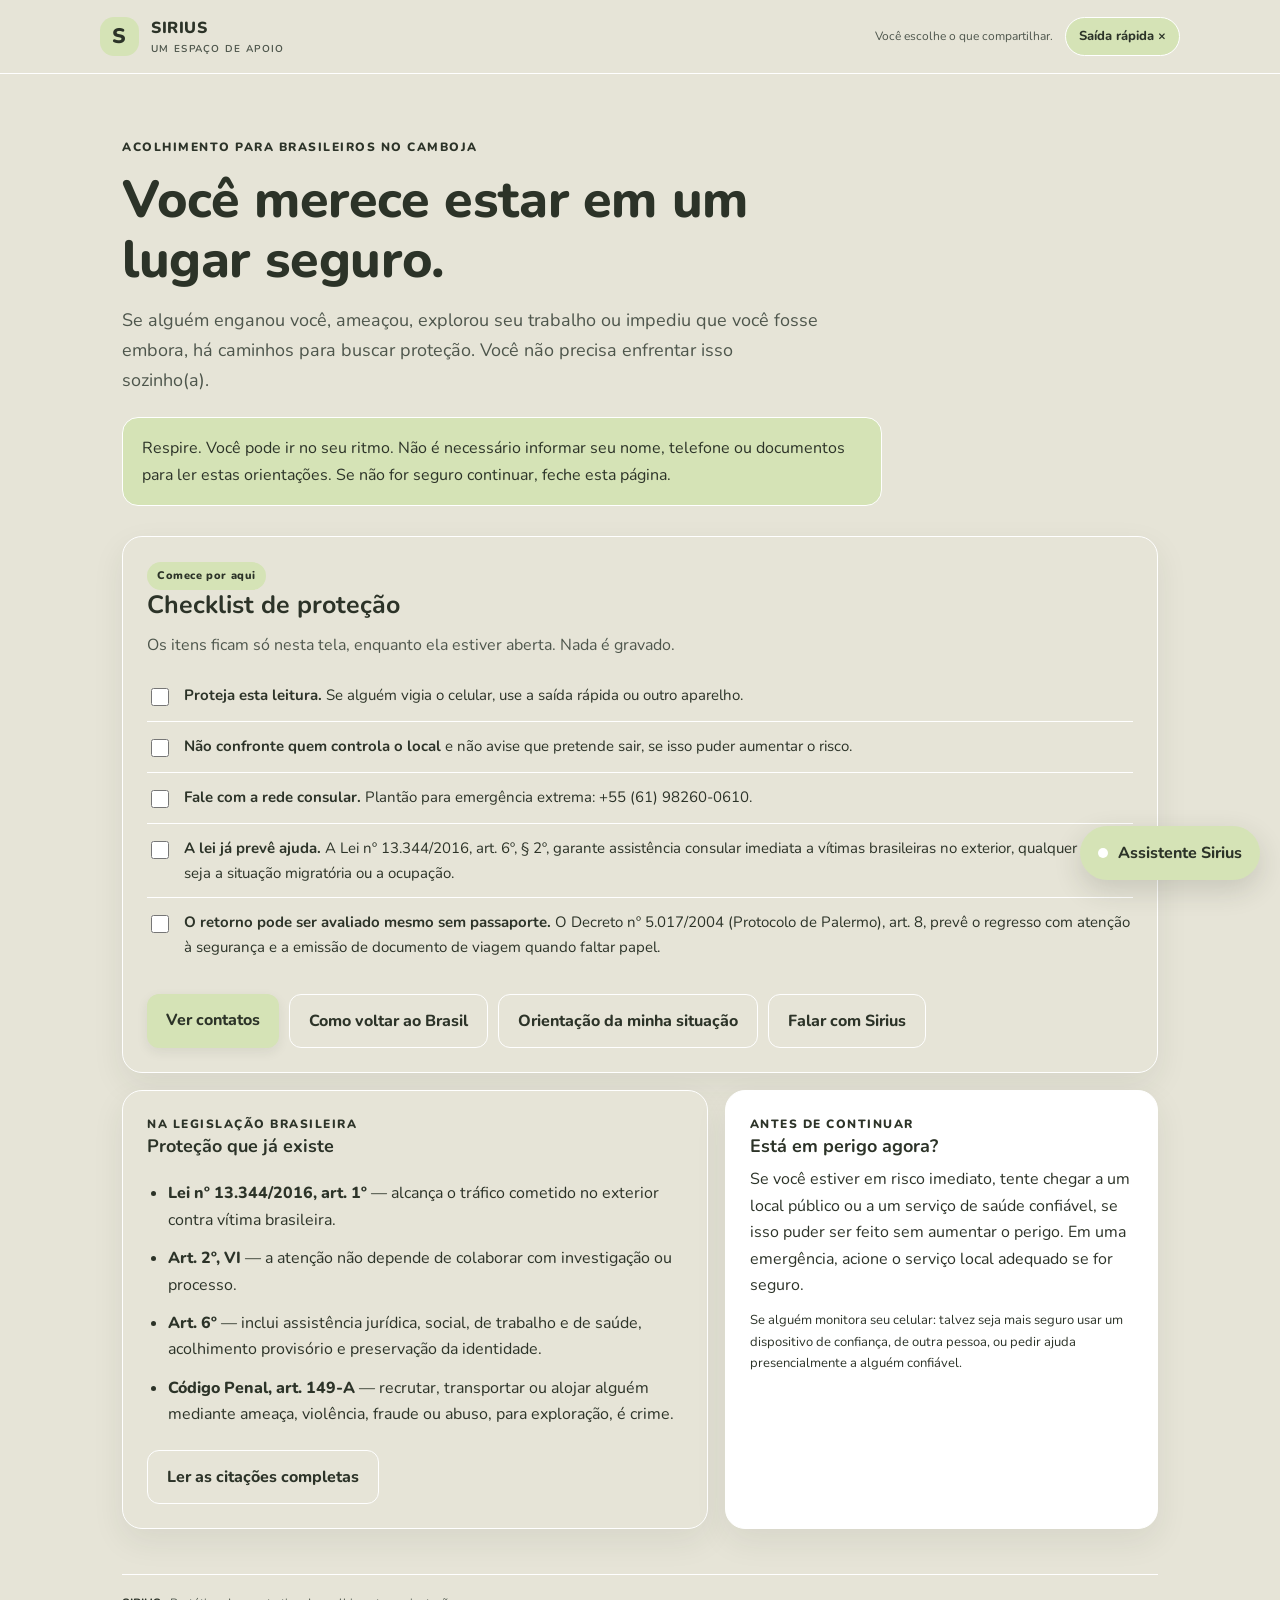
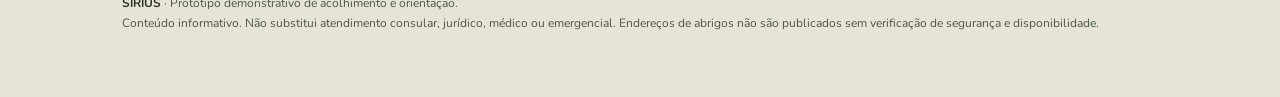
<file: index.html>
<!DOCTYPE html>
<html lang="pt-BR">
<head>
<meta charset="UTF-8" />
<meta name="viewport" content="width=device-width, initial-scale=1" />
<meta name="robots" content="noindex,nofollow" />
<title>Sirius | Um espaço de apoio</title>
<link rel="preconnect" href="https://fonts.googleapis.com">
<link rel="preconnect" href="https://fonts.gstatic.com" crossorigin>
<link href="https://fonts.googleapis.com/css2?family=Nunito:wght@400;600;700;800&display=swap" rel="stylesheet">
<link rel="stylesheet" href="estilos.css" />
</head>
<body>
<header class="topbar">
  <a class="brand" href="index.html">
    <div class="brandmark">S</div>
    <div>SIRIUS <small>UM ESPAÇO DE APOIO</small></div>
  </a>
  <div class="top-actions">
    <span class="privacy-label">Você escolhe o que compartilhar.</span>
    <button class="exit" type="button" onclick="quickExit()">Saída rápida ×</button>
  </div>
</header>

<main class="wrap">
  <div class="hero">
    <div class="kicker">Acolhimento para brasileiros no Camboja</div>
    <h1>Você merece estar em um lugar seguro.</h1>
    <p class="lead">Se alguém enganou você, ameaçou, explorou seu trabalho ou impediu que você fosse embora, há caminhos para buscar proteção. Você não precisa enfrentar isso sozinho(a).</p>
    <div class="soft-note">Respire. Você pode ir no seu ritmo. Não é necessário informar seu nome, telefone ou documentos para ler estas orientações. Se não for seguro continuar, feche esta página.</div>
  </div>

  <div class="card" id="checklist">
    <div class="pill">Comece por aqui</div>
    <h2>Checklist de proteção</h2>
    <p class="muted">Os itens ficam só nesta tela, enquanto ela estiver aberta. Nada é gravado.</p>
    <label class="check"><input type="checkbox" /><span><b>Proteja esta leitura.</b> Se alguém vigia o celular, use a saída rápida ou outro aparelho.</span></label>
    <label class="check"><input type="checkbox" /><span><b>Não confronte quem controla o local</b> e não avise que pretende sair, se isso puder aumentar o risco.</span></label>
    <label class="check"><input type="checkbox" /><span><b>Fale com a rede consular.</b> Plantão para emergência extrema: +55 (61) 98260-0610.</span></label>
    <label class="check"><input type="checkbox" /><span><b>A lei já prevê ajuda.</b> A Lei nº 13.344/2016, art. 6º, § 2º, garante assistência consular imediata a vítimas brasileiras no exterior, qualquer que seja a situação migratória ou a ocupação.</span></label>
    <label class="check"><input type="checkbox" /><span><b>O retorno pode ser avaliado mesmo sem passaporte.</b> O Decreto nº 5.017/2004 (Protocolo de Palermo), art. 8, prevê o regresso com atenção à segurança e a emissão de documento de viagem quando faltar papel.</span></label>
    <div class="btnrow">
      <a class="btn" href="apoio.html">Ver contatos</a>
      <a class="btn secondary" href="retorno.html">Como voltar ao Brasil</a>
      <a class="btn secondary" href="situacao.html">Orientação da minha situação</a>
      <button class="btn secondary" type="button" onclick="openSirius()">Falar com Sirius</button>
    </div>
  </div>

  <div class="grid" style="margin-top:17px">
    <div class="card">
      <div class="kicker">Na legislação brasileira</div>
      <h3>Proteção que já existe</h3>
      <ul class="list">
        <li><cite>Lei nº 13.344/2016, art. 1º</cite> — alcança o tráfico cometido no exterior contra vítima brasileira.</li>
        <li><cite>Art. 2º, VI</cite> — a atenção não depende de colaborar com investigação ou processo.</li>
        <li><cite>Art. 6º</cite> — inclui assistência jurídica, social, de trabalho e de saúde, acolhimento provisório e preservação da identidade.</li>
        <li><cite>Código Penal, art. 149-A</cite> — recrutar, transportar ou alojar alguém mediante ameaça, violência, fraude ou abuso, para exploração, é crime.</li>
      </ul>
      <a class="btn secondary" href="orientacao.html#leis">Ler as citações completas</a>
    </div>
    <div class="card soft-note warm" style="margin:0">
      <div class="kicker">Antes de continuar</div>
      <h3>Está em perigo agora?</h3>
      <p>Se você estiver em risco imediato, tente chegar a um local público ou a um serviço de saúde confiável, se isso puder ser feito sem aumentar o perigo. Em uma emergência, acione o serviço local adequado se for seguro.</p>
      <p class="small">Se alguém monitora seu celular: talvez seja mais seguro usar um dispositivo de confiança, de outra pessoa, ou pedir ajuda presencialmente a alguém confiável.</p>
    </div>
  </div>

  <footer class="footer">
    <strong>SIRIUS</strong> · Protótipo demonstrativo de acolhimento e orientação.<br>
    Conteúdo informativo. Não substitui atendimento consular, jurídico, médico ou emergencial. Endereços de abrigos não são publicados sem verificação de segurança e disponibilidade.
  </footer>
</main>
<script src="app.js"></script>
<script src="chatbot.js"></script>
</body>
</html>
</file>
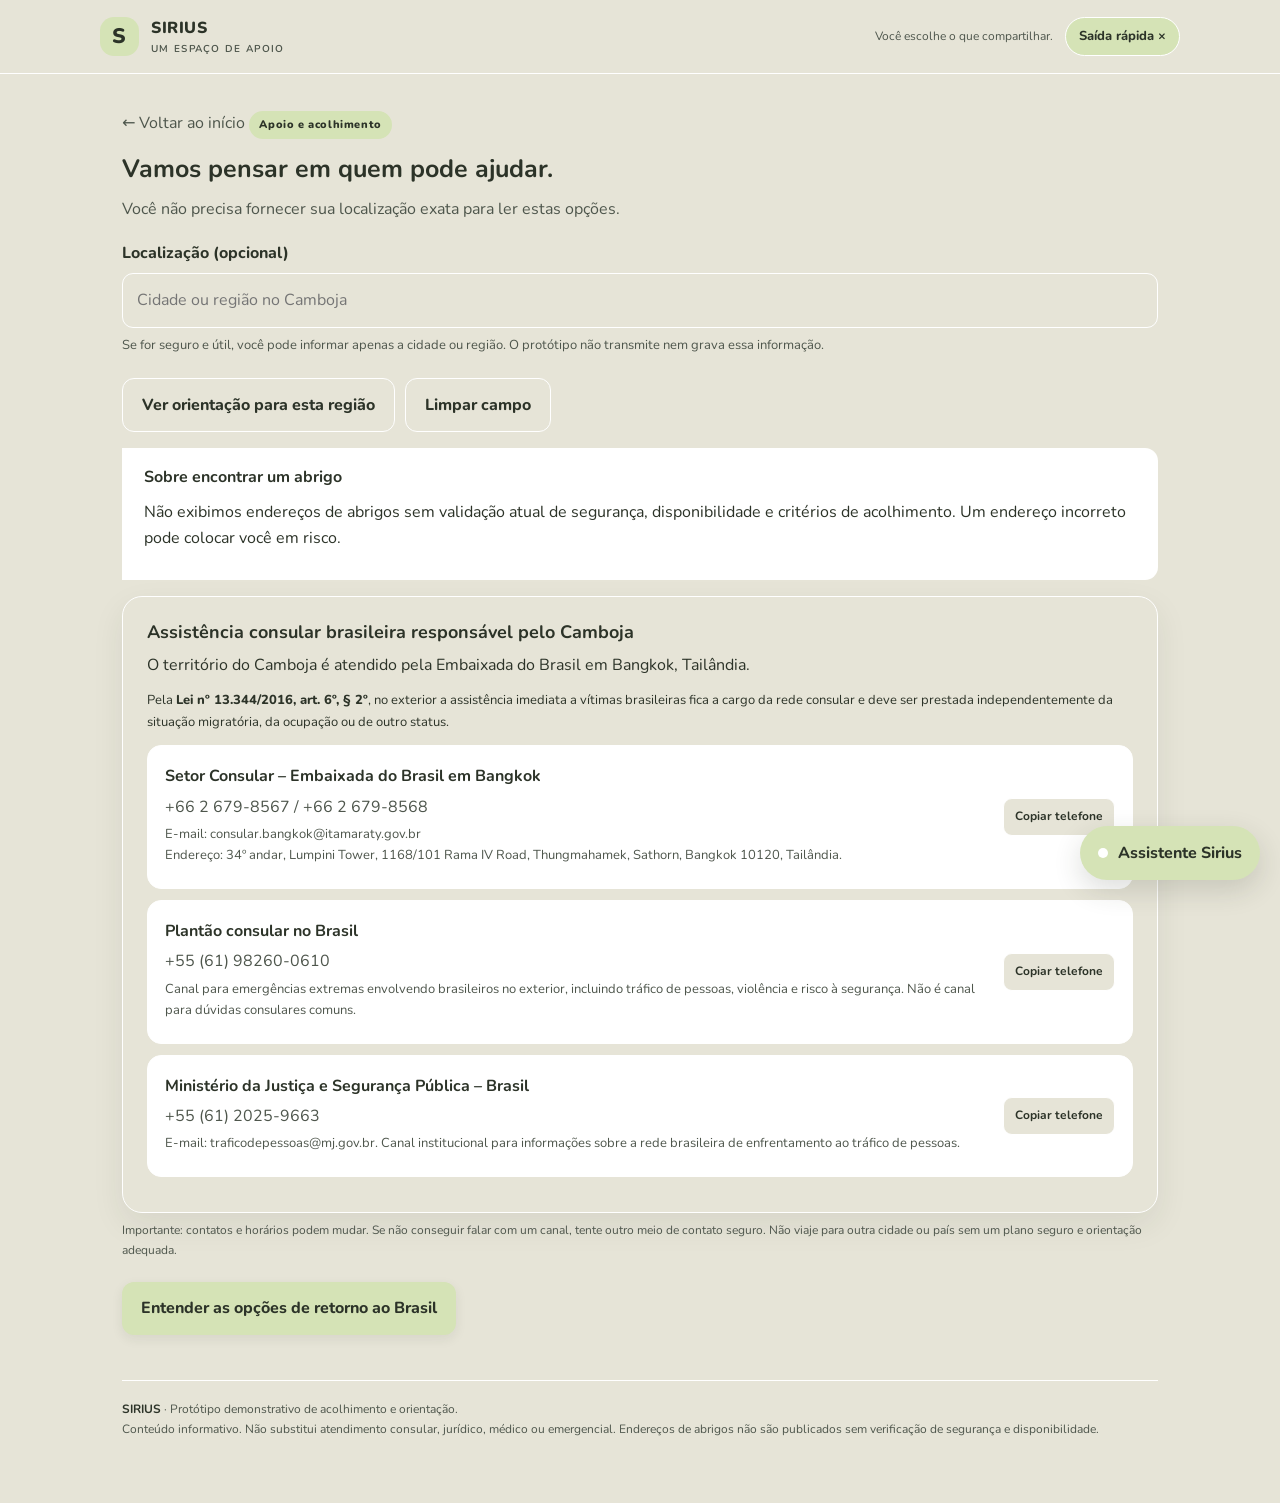
<file: apoio.html>
<!DOCTYPE html>
<html lang="pt-BR">
<head>
<meta charset="UTF-8" />
<meta name="viewport" content="width=device-width, initial-scale=1" />
<meta name="robots" content="noindex,nofollow" />
<title>Sirius | Apoio e contatos</title>
<link rel="preconnect" href="https://fonts.googleapis.com">
<link rel="preconnect" href="https://fonts.gstatic.com" crossorigin>
<link href="https://fonts.googleapis.com/css2?family=Nunito:wght@400;600;700;800&display=swap" rel="stylesheet">
<link rel="stylesheet" href="estilos.css" />
</head>
<body>
<header class="topbar">
  <a class="brand" href="index.html">
    <div class="brandmark">S</div>
    <div>SIRIUS <small>UM ESPAÇO DE APOIO</small></div>
  </a>
  <div class="top-actions">
    <span class="privacy-label">Você escolhe o que compartilhar.</span>
    <button class="exit" type="button" onclick="quickExit()">Saída rápida ×</button>
  </div>
</header>

<main class="wrap">
  <a class="back" href="index.html">← Voltar ao início</a>
  <div class="pill">Apoio e acolhimento</div>
  <h2>Vamos pensar em quem pode ajudar.</h2>
  <p class="muted">Você não precisa fornecer sua localização exata para ler estas opções.</p>

  <div class="field">
    <label for="city">Localização (opcional)</label>
    <input id="city" type="text" placeholder="Cidade ou região no Camboja" autocomplete="off" />
    <div class="hint">Se for seguro e útil, você pode informar apenas a cidade ou região. O protótipo não transmite nem grava essa informação.</div>
  </div>
  <div class="btnrow">
    <button class="btn secondary" type="button" onclick="showLocationInfo()">Ver orientação para esta região</button>
    <button class="btn secondary" type="button" onclick="document.getElementById('city').value='';document.getElementById('locationInfo').classList.add('hidden')">Limpar campo</button>
  </div>
  <div id="locationInfo" class="result hidden"></div>

  <div class="callout warm">
    <b>Sobre encontrar um abrigo</b>
    <p>Não exibimos endereços de abrigos sem validação atual de segurança, disponibilidade e critérios de acolhimento. Um endereço incorreto pode colocar você em risco.</p>
  </div>

  <div class="card">
    <h3>Assistência consular brasileira responsável pelo Camboja</h3>
    <p>O território do Camboja é atendido pela Embaixada do Brasil em Bangkok, Tailândia.</p>
    <p class="small">Pela <cite>Lei nº 13.344/2016, art. 6º, § 2º</cite>, no exterior a assistência imediata a vítimas brasileiras fica a cargo da rede consular e deve ser prestada independentemente da situação migratória, da ocupação ou de outro status.</p>
    <div class="result contact">
      <div>
        <strong>Setor Consular – Embaixada do Brasil em Bangkok</strong>
        <p>+66 2 679-8567 / +66 2 679-8568</p>
        <p class="small">E-mail: consular.bangkok@itamaraty.gov.br<br>Endereço: 34º andar, Lumpini Tower, 1168/101 Rama IV Road, Thungmahamek, Sathorn, Bangkok 10120, Tailândia.</p>
      </div>
      <button class="copy" type="button" onclick="copyText('+66 2 679-8567')">Copiar telefone</button>
    </div>
    <div class="result contact">
      <div>
        <strong>Plantão consular no Brasil</strong>
        <p>+55 (61) 98260-0610</p>
        <p class="small">Canal para emergências extremas envolvendo brasileiros no exterior, incluindo tráfico de pessoas, violência e risco à segurança. Não é canal para dúvidas consulares comuns.</p>
      </div>
      <button class="copy" type="button" onclick="copyText('+55 61 98260-0610')">Copiar telefone</button>
    </div>
    <div class="result contact">
      <div>
        <strong>Ministério da Justiça e Segurança Pública – Brasil</strong>
        <p>+55 (61) 2025-9663</p>
        <p class="small">E-mail: traficodepessoas@mj.gov.br. Canal institucional para informações sobre a rede brasileira de enfrentamento ao tráfico de pessoas.</p>
      </div>
      <button class="copy" type="button" onclick="copyText('+55 61 2025-9663')">Copiar telefone</button>
    </div>
  </div>
  <p class="disclaimer">Importante: contatos e horários podem mudar. Se não conseguir falar com um canal, tente outro meio de contato seguro. Não viaje para outra cidade ou país sem um plano seguro e orientação adequada.</p>
  <div class="btnrow">
    <a class="btn" href="retorno.html">Entender as opções de retorno ao Brasil</a>
  </div>

  <footer class="footer">
    <strong>SIRIUS</strong> · Protótipo demonstrativo de acolhimento e orientação.<br>
    Conteúdo informativo. Não substitui atendimento consular, jurídico, médico ou emergencial. Endereços de abrigos não são publicados sem verificação de segurança e disponibilidade.
  </footer>
</main>
<script src="app.js"></script>
<script src="chatbot.js"></script>
</body>
</html>
</file>
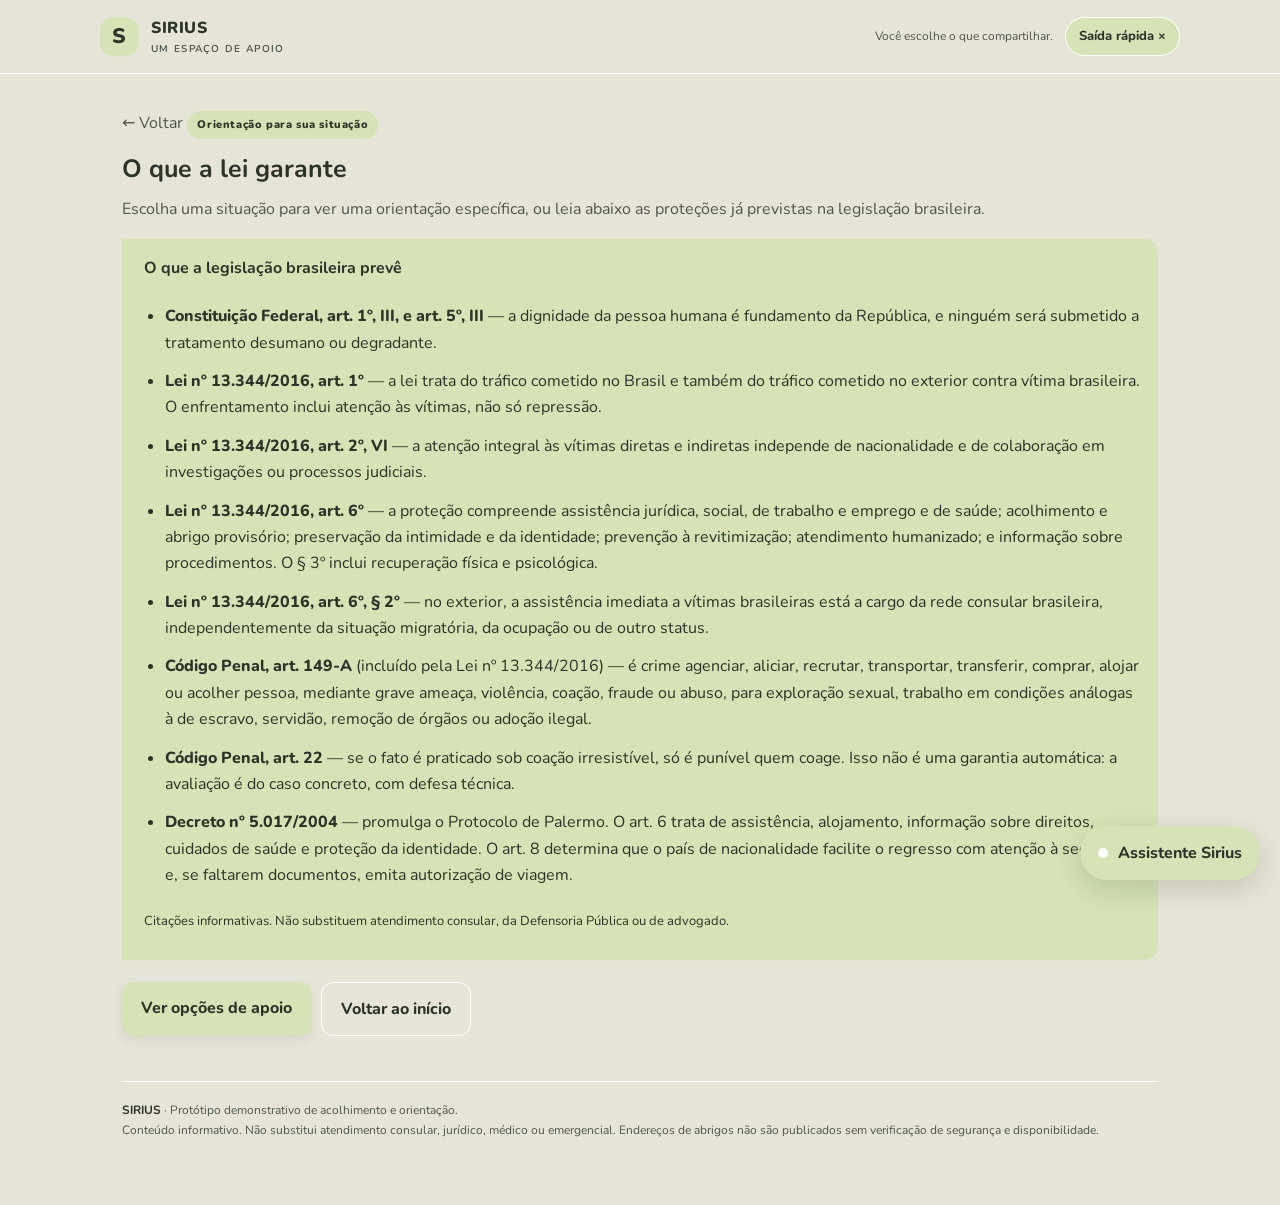
<file: orientacao.html>
<!DOCTYPE html>
<html lang="pt-BR">
<head>
<meta charset="UTF-8" />
<meta name="viewport" content="width=device-width, initial-scale=1" />
<meta name="robots" content="noindex,nofollow" />
<title>Sirius | Orientação</title>
<link rel="preconnect" href="https://fonts.googleapis.com">
<link rel="preconnect" href="https://fonts.gstatic.com" crossorigin>
<link href="https://fonts.googleapis.com/css2?family=Nunito:wght@400;600;700;800&display=swap" rel="stylesheet">
<link rel="stylesheet" href="estilos.css" />
</head>
<body>
<header class="topbar">
  <a class="brand" href="index.html">
    <div class="brandmark">S</div>
    <div>SIRIUS <small>UM ESPAÇO DE APOIO</small></div>
  </a>
  <div class="top-actions">
    <span class="privacy-label">Você escolhe o que compartilhar.</span>
    <button class="exit" type="button" onclick="quickExit()">Saída rápida ×</button>
  </div>
</header>

<main class="wrap">
  <a class="back" href="situacao.html">← Voltar</a>
  <div class="pill">Orientação para sua situação</div>
  <h2 id="guidanceTitle">Próximos passos</h2>
  <div id="guidanceBody"></div>
  <p id="returnIntro" class="muted"></p>
  <div id="leis" data-laws></div>
  <div class="btnrow">
    <a class="btn" href="apoio.html">Ver opções de apoio</a>
    <a class="btn secondary" href="index.html">Voltar ao início</a>
  </div>

  <footer class="footer">
    <strong>SIRIUS</strong> · Protótipo demonstrativo de acolhimento e orientação.<br>
    Conteúdo informativo. Não substitui atendimento consular, jurídico, médico ou emergencial. Endereços de abrigos não são publicados sem verificação de segurança e disponibilidade.
  </footer>
</main>
<script src="app.js"></script>
<script>
const guidance={
  scam:{title:'Vamos priorizar um contato seguro e especializado',intro:'A orientação é priorizar proteção e acolhimento especializado. Só depois, com apoio, avaliar os próximos passos para um possível retorno.',html:`
    <div class="callout">Se você foi forçado(a) a trabalhar em golpes virtuais: ameaças, fraude, dívida imposta, retenção de documentos e impedimento de sair podem ser sinais de exploração e tráfico de pessoas. Você merece proteção, independentemente do que foi obrigado(a) a fazer.</div>
    <p>Se puder, faça contato discreto com a assistência consular brasileira ou com uma organização especializada em proteção de vítimas. Peça orientação para chegar a um local de acolhimento seguro antes de tentar sair ou se deslocar, se isso reduzir o risco. Evite confrontar os responsáveis, avisar sobre seus planos ou retornar sozinho(a) ao local de exploração. Explique se seu telefone é monitorado, se há vigilância ou se você teme retaliação.</p>
    <div class="callout warm">Neste cenário, o primeiro passo sugerido é buscar proteção especializada e acolhimento, não abordar diretamente a polícia se isso puder aumentar o perigo. A decisão sobre envolver autoridades locais deve ser avaliada com profissionais de proteção e considerando o risco individual.</div>
    <p>O <cite>Código Penal, art. 149-A</cite>, descreve recrutar ou alojar alguém mediante ameaça, fraude ou abuso para exploração como tráfico de pessoas. Se você foi obrigado(a) a praticar um crime, o <cite>art. 22</cite> trata da coação irresistível: só responde quem coage, quando a coação é irresistível. Um defensor avalia o caso.</p>`},
  abuse:{title:'Sua saúde e sua segurança vêm primeiro',intro:'A orientação é cuidar primeiro da sua integridade e buscar atendimento seguro. O contato consular pode ajudar a organizar proteção e avaliar o retorno.',html:`
    <div class="callout alert">Se sofreu violência física ou sexual, está ferido(a) ou corre risco imediato: procure atendimento médico ou um serviço de emergência local, se puder fazê-lo com segurança.</div>
    <p>Se for seguro, procure um serviço de saúde ou autoridades locais para proteção imediata e registro da violência. Se houver perigo imediato, tente chegar a um local público seguro e peça ajuda emergencial. Entre em contato com a assistência consular brasileira e informe que sofreu violência ou abuso no Camboja. Peça apoio especializado para acolhimento, atendimento médico, orientação jurídica e avaliação de risco.</p>
    <div class="callout warm">A orientação de procurar autoridades locais depende da segurança concreta do caso. Se houver risco de envolvimento dos agressores ou retaliação, peça apoio consular ou especializado para planejar o contato.</div>
    <p>A <cite>Lei nº 13.344/2016, art. 6º, I e § 3º</cite>, inclui assistência jurídica, social e de saúde, com recuperação física e psicológica.</p>`},
  confined:{title:'Não se coloque em mais perigo para pedir ajuda',intro:'As opções de retorno devem ser avaliadas junto com sua segurança, necessidades imediatas e situação documental.',html:`
    <div class="callout alert">Se você está sob vigilância ou impedido(a) de sair: evite confrontar quem controla o local ou anunciar que pretende fugir se isso puder provocar violência.</div>
    <p>Se possível, use um dispositivo que não seja monitorado ou peça ajuda presencialmente a alguém de confiança. Procure contato discreto com a assistência consular brasileira ou com uma organização de proteção. Informe se seus documentos foram retidos, se há ameaças e se você consegue conversar sem ser observado(a). Peça ajuda para construir um plano individual de saída e acolhimento seguro.</p>
    <p>Se houver risco imediato à vida, busque ajuda emergencial quando isso puder ser feito sem aumentar o perigo.</p>
    <p>Pela <cite>Lei nº 13.344/2016, art. 6º, § 2º</cite>, no exterior a assistência imediata a vítimas brasileiras fica a cargo da rede consular, independentemente da situação migratória ou da ocupação.</p>`},
  escaped:{title:'Você conseguiu sair. Agora vamos buscar apoio',intro:'As opções de retorno devem ser avaliadas junto com sua segurança, necessidades imediatas e situação documental.',html:`
    <div class="callout">Você não precisa resolver tudo de uma vez. Se já saiu do local, tente permanecer em um ambiente seguro e evite compartilhar seu endereço com pessoas que possam representar risco.</div>
    <p>Peça encaminhamento para acolhimento especializado e avaliação de segurança. Contate a assistência consular brasileira e informe que saiu de uma possível situação de tráfico ou exploração. Solicite orientação sobre atendimento médico, apoio psicossocial, documentos e possibilidade de retorno ao Brasil.</p>
    <p>A <cite>Lei nº 13.344/2016, art. 6º, II</cite>, prevê acolhimento e abrigo provisório entre as medidas de proteção.</p>`},
  other:{title:'Você pode pedir ajuda mesmo sem ter certeza',intro:'As opções de retorno devem ser avaliadas junto com sua segurança, necessidades imediatas e situação documental.',html:`
    <div class="callout">Não é necessário saber o nome jurídico do que aconteceu. Promessas falsas de trabalho, ameaças, retenção de documentos, dívidas impostas, vigilância e restrição de liberdade são situações que merecem avaliação especializada.</div>
    <p>Procure a assistência consular brasileira ou uma organização especializada em proteção. Compartilhe apenas o que se sentir seguro(a) para contar. Peça avaliação de risco e opções de acolhimento antes de tomar decisões que possam expor você.</p>
    <p>A <cite>Lei nº 13.344/2016, art. 2º, VI</cite>, afirma que a atenção à vítima não depende de colaborar com investigação ou processo judicial.</p>`}
};
const tipo=new URLSearchParams(location.search).get('tipo');
const g=guidance[tipo];
if(g){
  document.getElementById('guidanceTitle').textContent=g.title;
  document.getElementById('guidanceBody').innerHTML=g.html;
  document.getElementById('returnIntro').textContent=g.intro;
}else{
  document.getElementById('guidanceTitle').textContent='O que a lei garante';
  document.getElementById('guidanceBody').innerHTML='<p class="muted">Escolha uma situação para ver uma orientação específica, ou leia abaixo as proteções já previstas na legislação brasileira.</p>';
}
</script>
<script src="chatbot.js"></script>
</body>
</html>
</file>
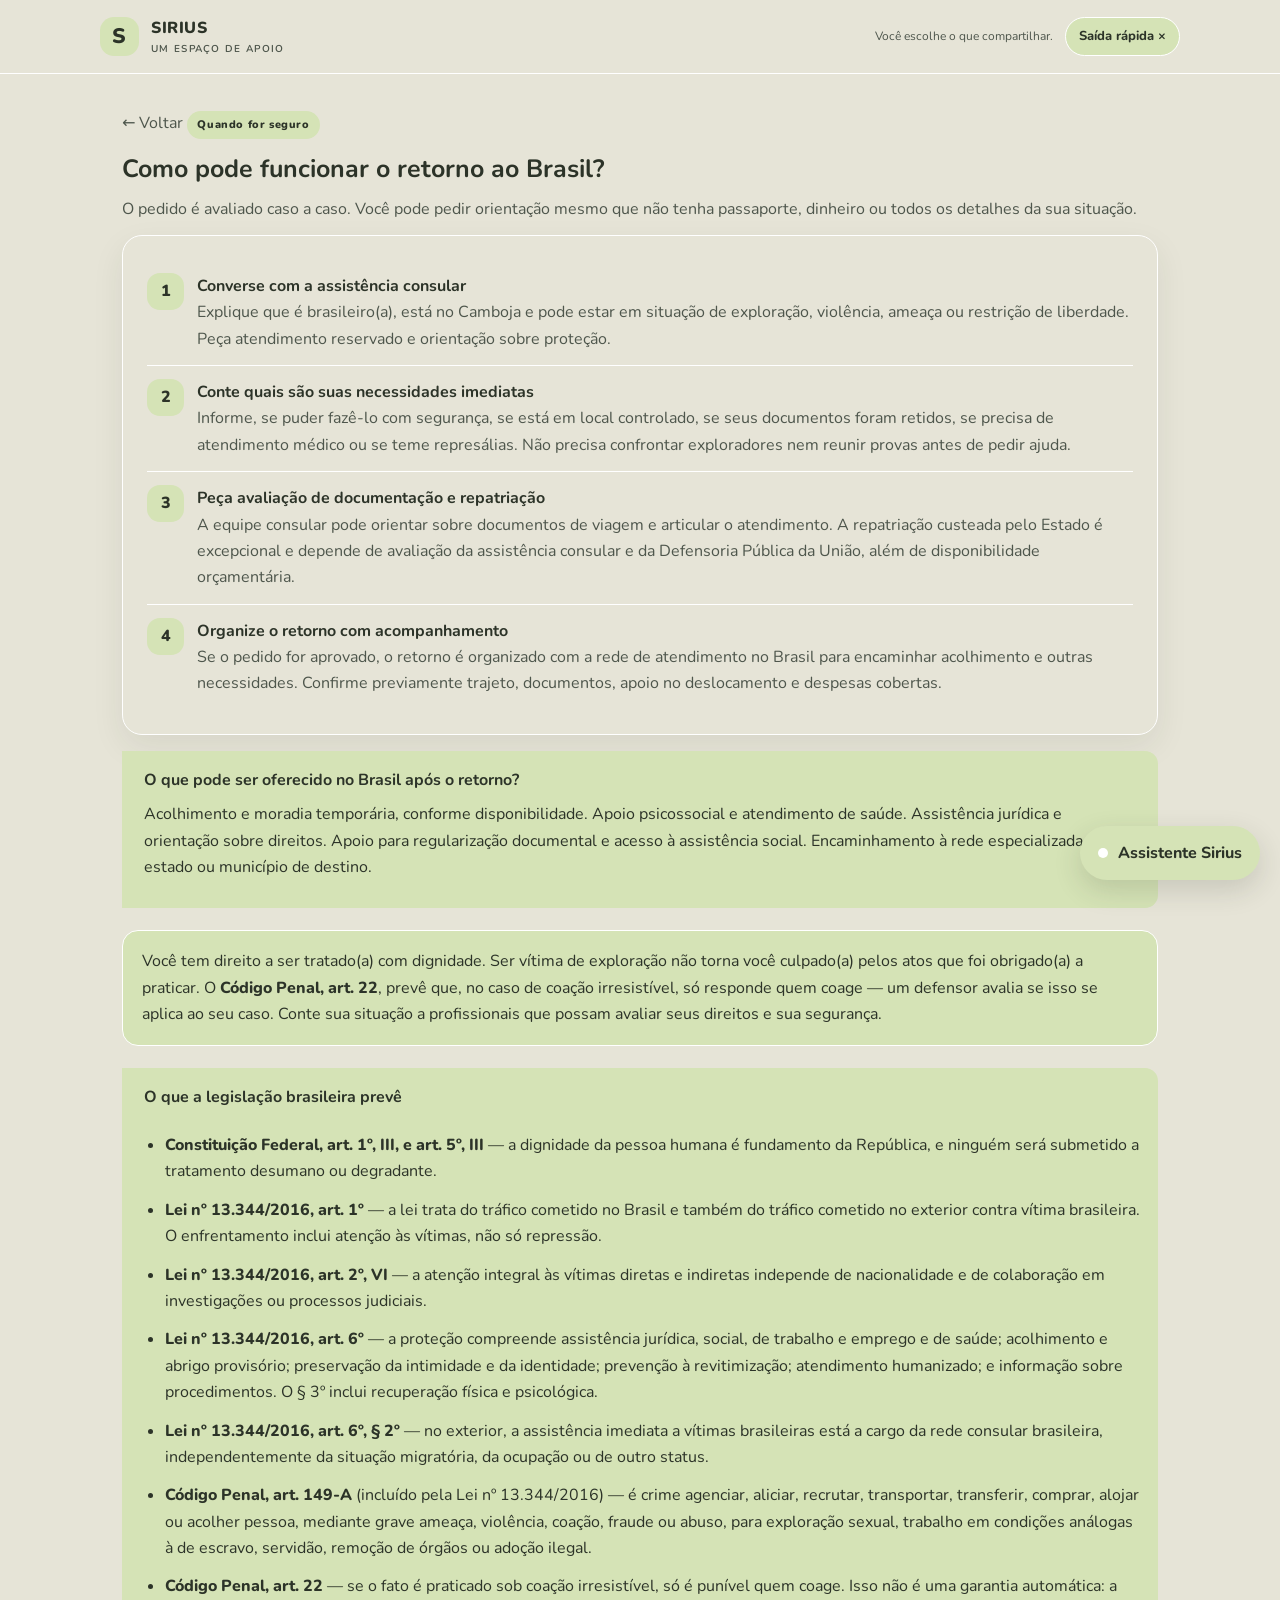
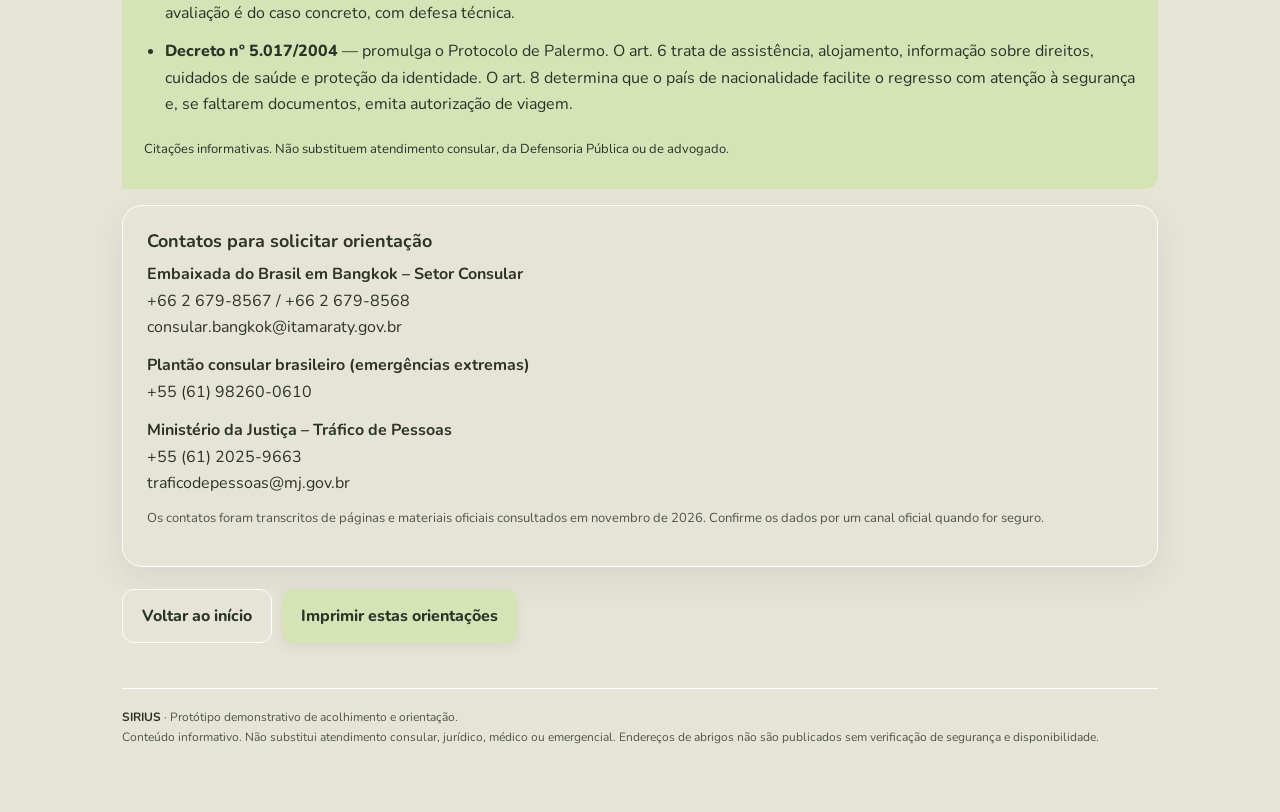
<file: retorno.html>
<!DOCTYPE html>
<html lang="pt-BR">
<head>
<meta charset="UTF-8" />
<meta name="viewport" content="width=device-width, initial-scale=1" />
<meta name="robots" content="noindex,nofollow" />
<title>Sirius | Retorno ao Brasil</title>
<link rel="preconnect" href="https://fonts.googleapis.com">
<link rel="preconnect" href="https://fonts.gstatic.com" crossorigin>
<link href="https://fonts.googleapis.com/css2?family=Nunito:wght@400;600;700;800&display=swap" rel="stylesheet">
<link rel="stylesheet" href="estilos.css" />
</head>
<body>
<header class="topbar">
  <a class="brand" href="index.html">
    <div class="brandmark">S</div>
    <div>SIRIUS <small>UM ESPAÇO DE APOIO</small></div>
  </a>
  <div class="top-actions">
    <span class="privacy-label">Você escolhe o que compartilhar.</span>
    <button class="exit" type="button" onclick="quickExit()">Saída rápida ×</button>
  </div>
</header>

<main class="wrap">
  <a class="back" href="apoio.html">← Voltar</a>
  <div class="pill">Quando for seguro</div>
  <h2>Como pode funcionar o retorno ao Brasil?</h2>
  <p class="muted">O pedido é avaliado caso a caso. Você pode pedir orientação mesmo que não tenha passaporte, dinheiro ou todos os detalhes da sua situação.</p>

  <div class="card">
    <div class="feature"><div class="icon">1</div><div><b>Converse com a assistência consular</b><br><span class="muted">Explique que é brasileiro(a), está no Camboja e pode estar em situação de exploração, violência, ameaça ou restrição de liberdade. Peça atendimento reservado e orientação sobre proteção.</span></div></div>
    <div class="feature"><div class="icon">2</div><div><b>Conte quais são suas necessidades imediatas</b><br><span class="muted">Informe, se puder fazê-lo com segurança, se está em local controlado, se seus documentos foram retidos, se precisa de atendimento médico ou se teme represálias. Não precisa confrontar exploradores nem reunir provas antes de pedir ajuda.</span></div></div>
    <div class="feature"><div class="icon">3</div><div><b>Peça avaliação de documentação e repatriação</b><br><span class="muted">A equipe consular pode orientar sobre documentos de viagem e articular o atendimento. A repatriação custeada pelo Estado é excepcional e depende de avaliação da assistência consular e da Defensoria Pública da União, além de disponibilidade orçamentária.</span></div></div>
    <div class="feature"><div class="icon">4</div><div><b>Organize o retorno com acompanhamento</b><br><span class="muted">Se o pedido for aprovado, o retorno é organizado com a rede de atendimento no Brasil para encaminhar acolhimento e outras necessidades. Confirme previamente trajeto, documentos, apoio no deslocamento e despesas cobertas.</span></div></div>
  </div>

  <div class="callout">
    <b>O que pode ser oferecido no Brasil após o retorno?</b>
    <p>Acolhimento e moradia temporária, conforme disponibilidade. Apoio psicossocial e atendimento de saúde. Assistência jurídica e orientação sobre direitos. Apoio para regularização documental e acesso à assistência social. Encaminhamento à rede especializada no estado ou município de destino.</p>
  </div>

  <div class="soft-note">Você tem direito a ser tratado(a) com dignidade. Ser vítima de exploração não torna você culpado(a) pelos atos que foi obrigado(a) a praticar. O <cite>Código Penal, art. 22</cite>, prevê que, no caso de coação irresistível, só responde quem coage — um defensor avalia se isso se aplica ao seu caso. Conte sua situação a profissionais que possam avaliar seus direitos e sua segurança.</div>

  <div data-laws></div>

  <div class="card">
    <h3>Contatos para solicitar orientação</h3>
    <p><b>Embaixada do Brasil em Bangkok – Setor Consular</b><br>+66 2 679-8567 / +66 2 679-8568<br>consular.bangkok@itamaraty.gov.br</p>
    <p><b>Plantão consular brasileiro (emergências extremas)</b><br>+55 (61) 98260-0610</p>
    <p><b>Ministério da Justiça – Tráfico de Pessoas</b><br>+55 (61) 2025-9663<br>traficodepessoas@mj.gov.br</p>
    <p class="small muted">Os contatos foram transcritos de páginas e materiais oficiais consultados em novembro de 2026. Confirme os dados por um canal oficial quando for seguro.</p>
  </div>

  <div class="btnrow">
    <a class="btn secondary" href="index.html">Voltar ao início</a>
    <button class="btn" type="button" onclick="window.print()">Imprimir estas orientações</button>
  </div>

  <footer class="footer">
    <strong>SIRIUS</strong> · Protótipo demonstrativo de acolhimento e orientação.<br>
    Conteúdo informativo. Não substitui atendimento consular, jurídico, médico ou emergencial. Endereços de abrigos não são publicados sem verificação de segurança e disponibilidade.
  </footer>
</main>
<script src="app.js"></script>
<script src="chatbot.js"></script>
</body>
</html>
</file>
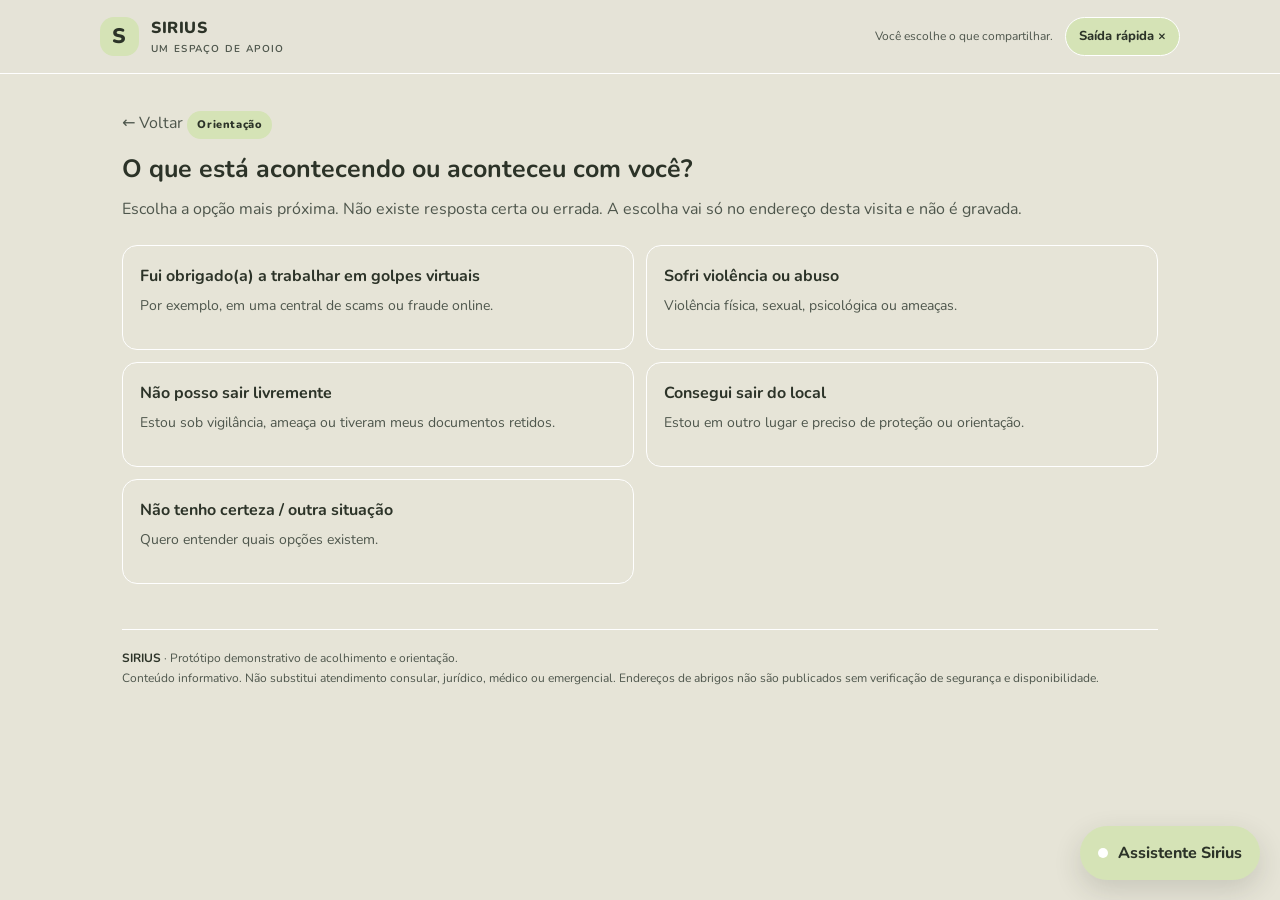
<file: situacao.html>
<!DOCTYPE html>
<html lang="pt-BR">
<head>
<meta charset="UTF-8" />
<meta name="viewport" content="width=device-width, initial-scale=1" />
<meta name="robots" content="noindex,nofollow" />
<title>Sirius | Sua situação</title>
<link rel="preconnect" href="https://fonts.googleapis.com">
<link rel="preconnect" href="https://fonts.gstatic.com" crossorigin>
<link href="https://fonts.googleapis.com/css2?family=Nunito:wght@400;600;700;800&display=swap" rel="stylesheet">
<link rel="stylesheet" href="estilos.css" />
</head>
<body>
<header class="topbar">
  <a class="brand" href="index.html">
    <div class="brandmark">S</div>
    <div>SIRIUS <small>UM ESPAÇO DE APOIO</small></div>
  </a>
  <div class="top-actions">
    <span class="privacy-label">Você escolhe o que compartilhar.</span>
    <button class="exit" type="button" onclick="quickExit()">Saída rápida ×</button>
  </div>
</header>

<main class="wrap">
  <a class="back" href="index.html">← Voltar</a>
  <div class="pill">Orientação</div>
  <h2>O que está acontecendo ou aconteceu com você?</h2>
  <p class="muted">Escolha a opção mais próxima. Não existe resposta certa ou errada. A escolha vai só no endereço desta visita e não é gravada.</p>
  <div class="choices">
    <a class="choice" href="orientacao.html?tipo=scam"><b>Fui obrigado(a) a trabalhar em golpes virtuais</b><span>Por exemplo, em uma central de scams ou fraude online.</span></a>
    <a class="choice" href="orientacao.html?tipo=abuse"><b>Sofri violência ou abuso</b><span>Violência física, sexual, psicológica ou ameaças.</span></a>
    <a class="choice" href="orientacao.html?tipo=confined"><b>Não posso sair livremente</b><span>Estou sob vigilância, ameaça ou tiveram meus documentos retidos.</span></a>
    <a class="choice" href="orientacao.html?tipo=escaped"><b>Consegui sair do local</b><span>Estou em outro lugar e preciso de proteção ou orientação.</span></a>
    <a class="choice" href="orientacao.html?tipo=other"><b>Não tenho certeza / outra situação</b><span>Quero entender quais opções existem.</span></a>
  </div>

  <footer class="footer">
    <strong>SIRIUS</strong> · Protótipo demonstrativo de acolhimento e orientação.<br>
    Conteúdo informativo. Não substitui atendimento consular, jurídico, médico ou emergencial. Endereços de abrigos não são publicados sem verificação de segurança e disponibilidade.
  </footer>
</main>
<script src="app.js"></script>
<script src="chatbot.js"></script>
</body>
</html>
</file>
<file: estilos.css>
:root{
  --bg:#E6E4D7;--surface:#E6E4D7;--surface2:#FFFFFF;--sage:#D5E3B6;
  --ink:#2C3328;--muted:#4E564C;--line:#FFFFFF;--white:#E6E4D7;
  --shadow:0 12px 32px rgba(44,51,40,.08)
}
*{box-sizing:border-box}
html{scroll-behavior:smooth}
body{margin:0;background:var(--bg);color:var(--ink);font:16px/1.65 Nunito,ui-sans-serif,system-ui,-apple-system,"Segoe UI",sans-serif}
button,input,select{font:inherit}
button{cursor:pointer}
a{color:var(--ink);text-decoration-thickness:1px;text-underline-offset:3px}
.topbar{height:74px;display:flex;align-items:center;justify-content:space-between;padding:0 max(20px,calc((100% - 1080px)/2));border-bottom:1px solid var(--line);background:rgba(230,228,215,.94);position:sticky;top:0;z-index:40}
.brand{display:flex;align-items:center;gap:12px;font-weight:850;letter-spacing:.5px;color:var(--ink);text-decoration:none}
.brandmark{height:39px;width:39px;border-radius:14px;background:var(--sage);color:var(--ink);display:grid;place-items:center;font-size:21px}
.brand small{display:block;font-size:10px;font-weight:650;letter-spacing:1.3px;color:var(--muted)}
.top-actions{display:flex;align-items:center;gap:12px}
.privacy-label{font-size:12px;color:var(--muted)}
.exit{border:1px solid var(--line);background:var(--sage);color:var(--ink);border-radius:999px;padding:8px 13px;font-size:13px;font-weight:750}
.wrap{max-width:1080px;margin:auto;padding:36px 22px 64px}
.hero{padding:28px 0 8px;max-width:760px}
.kicker{color:var(--ink);font-size:12px;font-weight:850;letter-spacing:1.5px;text-transform:uppercase}
h1{font-size:clamp(32px,5vw,52px);line-height:1.16;letter-spacing:-.4px;margin:12px 0 16px;font-weight:800}
h2{font-size:25px;line-height:1.2;margin:0 0 12px}
h3{font-size:18px;line-height:1.3;margin:0 0 8px}
p{margin:8px 0 12px}
.lead{font-size:18px;color:var(--muted);max-width:700px}
.soft-note{border:1px solid var(--line);background:var(--sage);border-radius:16px;padding:17px 19px;margin:22px 0;color:var(--ink)}
.soft-note.warm{background:#FFFFFF}
.grid{display:grid;grid-template-columns:1.15fr .85fr;gap:17px}
.card{background:var(--surface);border:1px solid var(--line);border-radius:20px;padding:24px;box-shadow:var(--shadow)}
.card + .card{margin-top:15px}
.muted{color:var(--muted)}
.small{font-size:13px}
.btnrow{display:flex;flex-wrap:wrap;gap:10px;margin-top:22px}
.btn{display:inline-block;border:0;border-radius:12px;background:var(--sage);color:var(--ink);padding:13px 19px;font-weight:760;box-shadow:0 4px 12px rgba(44,51,40,.08);text-decoration:none}
.btn:hover{background:#FFFFFF}
.btn.secondary{background:var(--surface);border:1px solid var(--line);box-shadow:none}
.back{display:inline-block;border:0;background:transparent;color:var(--muted);padding:0 0 18px;text-decoration:none}
.feature{display:flex;gap:13px;padding:13px 0;border-bottom:1px solid var(--line)}
.feature:last-child{border:0}
.icon{height:37px;width:37px;flex:none;border-radius:13px;background:var(--sage);color:var(--ink);display:grid;place-items:center;font-weight:850}
.choices{display:grid;grid-template-columns:1fr 1fr;gap:12px;margin:22px 0}
.choice{background:var(--surface);border:1px solid var(--line);border-radius:15px;padding:17px;text-align:left;color:var(--ink);min-height:105px;text-decoration:none;display:block}
.choice:hover{border:1.5px solid var(--sage);background:var(--sage)}
.choice b{display:block;margin-bottom:5px}
.choice span{display:block;color:var(--muted);font-size:14px}
.pill{display:inline-block;background:var(--sage);color:var(--ink);border-radius:30px;padding:5px 10px;font-size:11px;font-weight:850;letter-spacing:.6px}
.callout{border-left:4px solid var(--sage);background:#D5E3B6;padding:16px 18px;border-radius:0 13px 13px 0;margin:16px 0}
.callout.warm,.callout.alert{border-color:#FFFFFF;background:#FFFFFF}
.list{padding-left:21px}
.list li{padding:6px 0}
.field{margin:17px 0}
.field label{display:block;font-weight:750;margin-bottom:7px}
.field input{width:100%;padding:13px 14px;border:1px solid var(--line);border-radius:11px;background:var(--white);color:var(--ink)}
.hint{font-size:13px;color:var(--muted);margin-top:7px}
.hidden{display:none!important}
.result{background:#FFFFFF;border:1px solid var(--line);border-radius:14px;padding:17px;margin:11px 0}
.result p{color:var(--muted);margin:4px 0}
.contact{display:grid;grid-template-columns:1fr auto;gap:12px;align-items:center}
.contact strong{font-size:16px}
.copy{border:1px solid var(--line);background:var(--white);color:var(--ink);border-radius:9px;padding:8px 11px;font-weight:700;font-size:12px}
.footer{border-top:1px solid var(--line);margin-top:45px;padding-top:19px;color:var(--muted);font-size:12px}
.footer strong{color:var(--ink)}
.disclaimer{font-size:12px;color:var(--muted)}
.check{display:flex;gap:12px;align-items:flex-start;padding:12px 0;border-bottom:1px solid var(--line);font-size:15px}
.check:last-of-type{border-bottom:0}
.check input{margin-top:5px;width:18px;height:18px;flex:none;accent-color:#2C3328}
cite{font-style:normal;font-weight:800}

.sirius-fab{
  position:fixed;right:20px;bottom:20px;z-index:60;
  border:0;border-radius:999px;padding:14px 18px;
  background:var(--sage);color:var(--ink);font-weight:750;
  box-shadow:0 10px 28px rgba(44,51,40,.16);
  display:flex;align-items:center;gap:10px
}
.sirius-fab:hover{background:#FFFFFF}
.sirius-fab .dot{width:10px;height:10px;border-radius:50%;background:#FFFFFF}
.sirius-panel{
  position:fixed;right:20px;bottom:84px;z-index:60;
  width:min(400px,calc(100vw - 24px));height:min(560px,calc(100vh - 120px));
  background:var(--surface);border:1px solid var(--line);border-radius:22px;
  box-shadow:0 18px 48px rgba(44,51,40,.16);
  display:none;flex-direction:column;overflow:hidden
}
.sirius-panel.open{display:flex}
.sirius-head{
  display:flex;align-items:center;justify-content:space-between;gap:10px;
  padding:14px 16px;border-bottom:1px solid var(--line);background:#E6E4D7
}
.sirius-head .who{display:flex;align-items:center;gap:10px}
.sirius-avatar{
  width:36px;height:36px;border-radius:12px;background:var(--sage);
  color:var(--ink);display:grid;place-items:center;font-weight:850;font-size:14px
}
.sirius-head strong{display:block;font-size:14px}
.sirius-head span{display:block;font-size:11px;color:var(--muted)}
.sirius-head-actions{display:flex;gap:6px}
.sirius-iconbtn{
  border:1px solid var(--line);background:var(--sage);color:var(--ink);
  border-radius:999px;padding:6px 10px;font-size:11px;font-weight:750
}
.sirius-iconbtn.ghost{background:#E6E4D7;color:var(--muted)}
.sirius-msgs{flex:1;overflow:auto;padding:16px;display:flex;flex-direction:column;gap:12px;background:linear-gradient(180deg,#E6E4D7,#FFFFFF)}
.sirius-msg{max-width:92%;padding:11px 13px;border-radius:14px;font-size:14px;line-height:1.5}
.sirius-msg.bot{align-self:flex-start;background:#E6E4D7;border:1px solid var(--line);color:var(--ink)}
.sirius-msg.user{align-self:flex-end;background:var(--sage);color:var(--ink);border:1px solid var(--sage)}
.sirius-msg .label{display:block;font-size:10px;font-weight:750;letter-spacing:.4px;text-transform:uppercase;margin-bottom:4px;opacity:.7}
.sirius-msg ul{margin:8px 0 0;padding-left:18px}
.sirius-msg li{margin:4px 0}
.sirius-msg a{color:inherit}
.sirius-chips{display:flex;flex-wrap:wrap;gap:8px;margin-top:10px}
.sirius-chip{
  border:1px solid var(--line);background:#D5E3B6;color:var(--ink);
  border-radius:999px;padding:8px 12px;font-size:12px;font-weight:700;text-align:left
}
.sirius-chip:hover{background:#FFFFFF}
.sirius-foot{border-top:1px solid var(--line);padding:10px 12px;background:#E6E4D7}
.sirius-form{display:flex;gap:8px}
.sirius-form input{
  flex:1;border:1px solid var(--line);border-radius:12px;padding:11px 12px;background:#E6E4D7;color:var(--ink)
}
.sirius-form button{
  border:0;border-radius:12px;background:var(--sage);color:var(--ink);padding:0 14px;font-weight:750
}
.sirius-note{font-size:11px;color:var(--muted);margin-top:8px;line-height:1.4}

@media(max-width:720px){
  .grid,.choices{grid-template-columns:1fr}
  .wrap{padding:24px 16px 48px}
  .hero{padding-top:18px}
  .card{padding:19px}
  .topbar{padding:0 14px}
  .privacy-label{display:none}
  .contact{grid-template-columns:1fr}
  .contact .copy{justify-self:start}
  .sirius-fab{right:14px;bottom:14px}
  .sirius-panel{right:12px;left:12px;width:auto;bottom:76px}
}
@media print{
  .topbar,.btnrow,.back,.exit,.sirius-fab,.sirius-panel{display:none!important}
  body{background:white}
  .card{box-shadow:none;break-inside:avoid}
}
</file>
